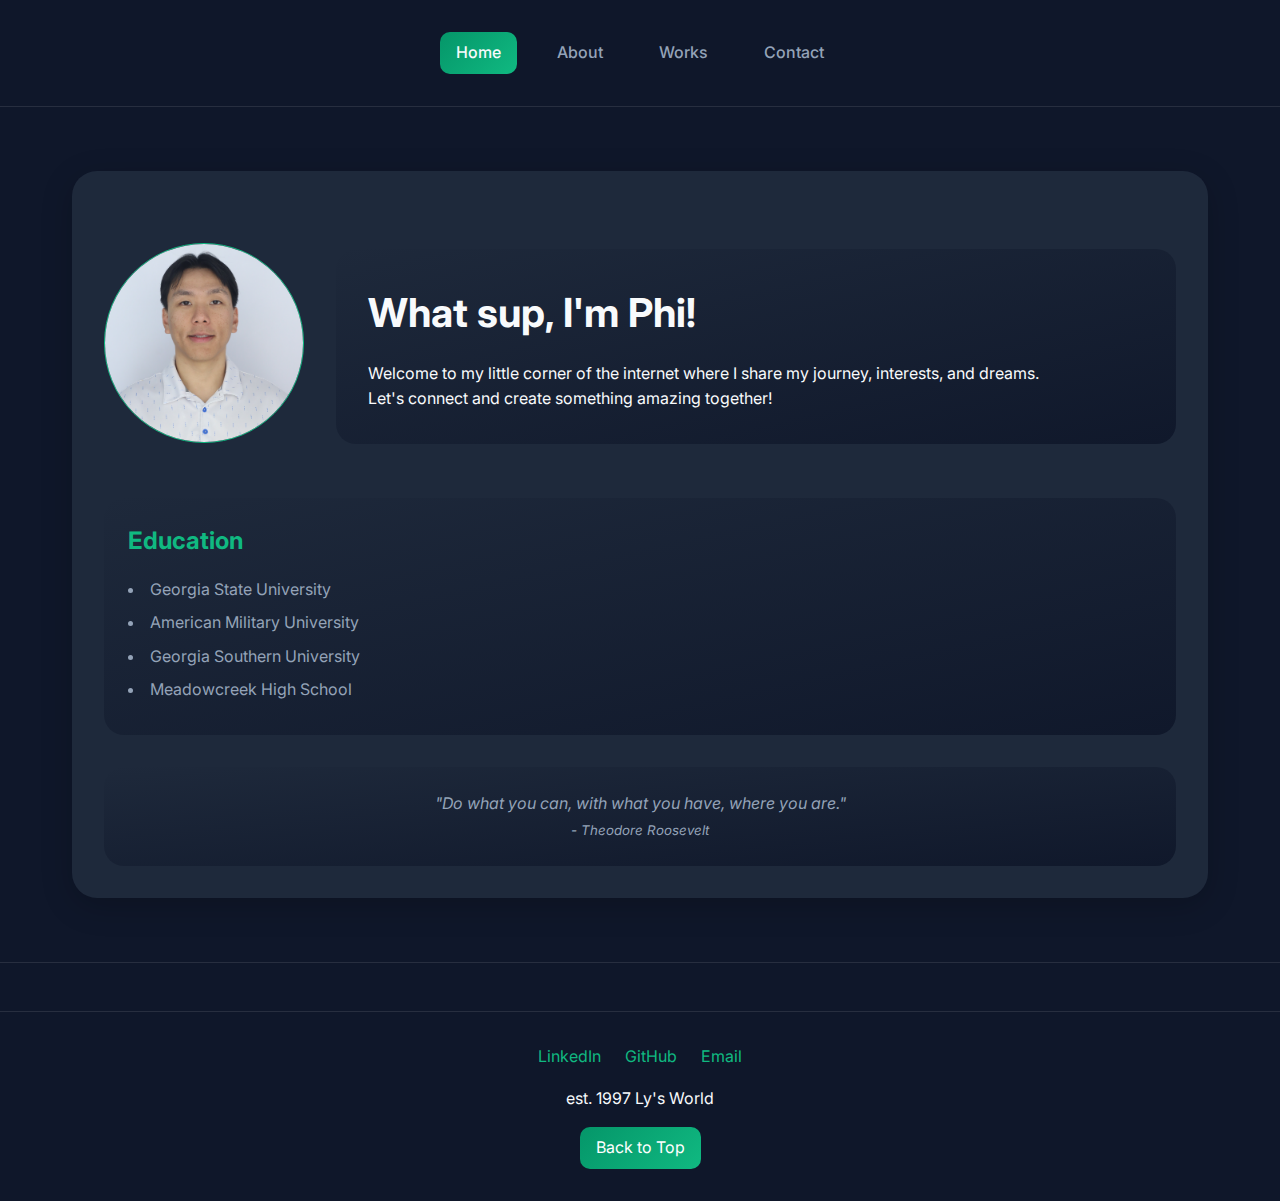
<file: index.html>
<!DOCTYPE html>
<html lang="en">

<head>
    <meta charset="UTF-8">
    <meta name="viewport" content="width=device-width, initial-scale=1.0">
    <title>Ly's World &Phi;</title>
    <link rel="stylesheet" href="styles.css">
    <link href="https://fonts.googleapis.com/css2?family=Inter:wght@400;500;700&family=Playfair+Display:wght@400;700&family=Space+Grotesk:wght@400;500;700&display=swap" rel="stylesheet">
    <link rel="prefetch" href="about.html">
    <link rel="prefetch" href="works.html">
    <link rel="prefetch" href="contact.html">
</head>

<body>
    <header class="header">
        <nav class="nav-links">
            <a href="index.html" class="active">Home</a>
            <a href="about.html">About</a>
            <a href="works.html">Works</a>
            <a href="contact.html">Contact</a>
        </nav>
    </header>
    <div class="hero-section">
        <div class="main-container">
            <div class="container">
                <div class="profile-section">
                    
                    <div class="image-placeholder">
                        <img src="headshot2.png" alt="Phi's Profile Picture">
                    </div>
                    <div class="bio">
                        <h1>What sup, I'm Phi! </h1>
                        <p>Welcome to my little corner of the internet where I share my journey, interests, and dreams.</p>
                        <p>Let's connect and create something amazing together!</p>
                    </div>
                </div>
                
                <div class="content-grid">
                    
                    
                    <div class="content-section">
                        <h2>Education</h2>
                        <ul>
                            <li>Georgia State University</li>
                            <li>American Military University</li>
                            <li>Georgia Southern University</li>
                            <li>Meadowcreek High School</li>
                        </ul>
                    </div>
                   
                    
                </div>
                <div class="quote">
                    "Do what you can, with what you have, where you are." 
                    <br>
                    <small>- Theodore Roosevelt</small>
                </div>
            </div>
        </div>
    </div>

    <div class="section-divider"></div>

    <footer class="footer">
        <div class="footer-links">
            <a href="#">LinkedIn</a>
            <a href="#">GitHub</a>
            <a href="#">Email</a>
        </div>
        <p>est. 1997 Ly's World</p>
        <a href="#" class="back-to-top">Back to Top</a>
    </footer>
    <script src="script.js"></script>
</body>

</html>
</file>
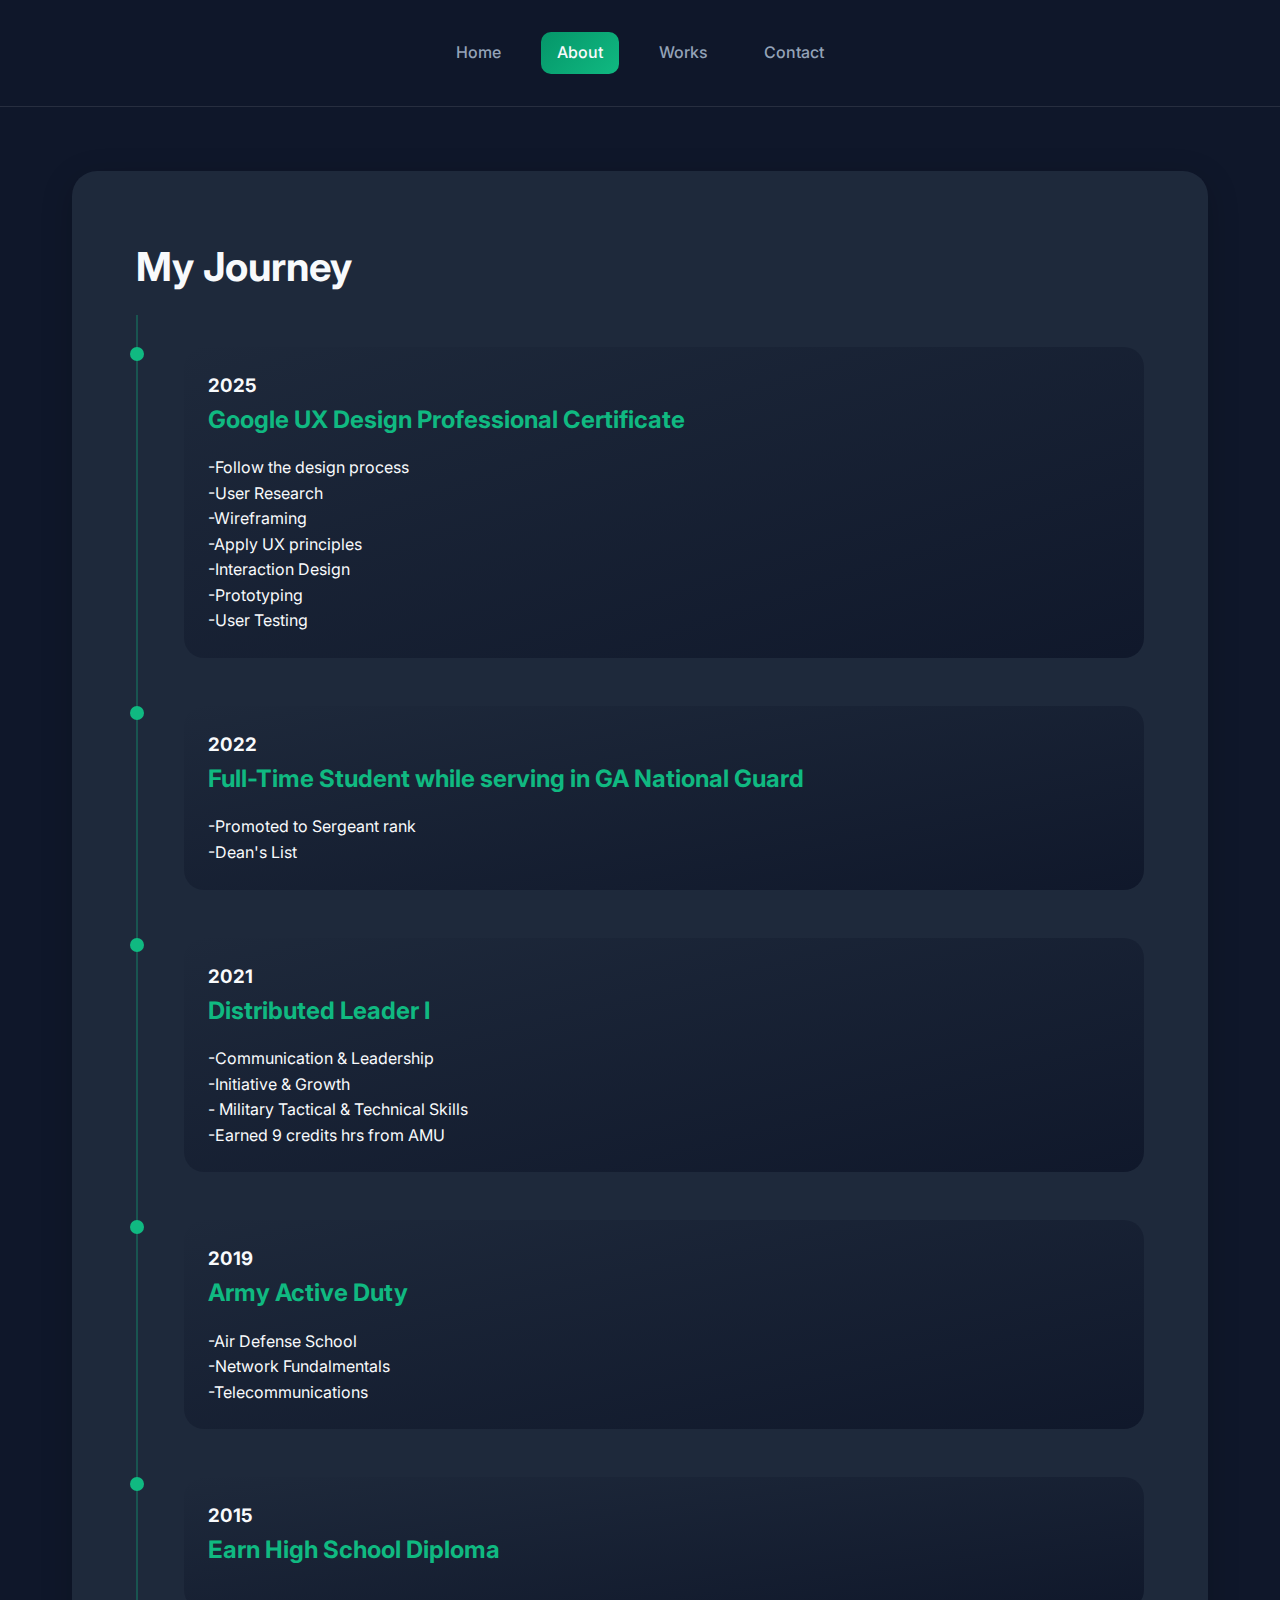
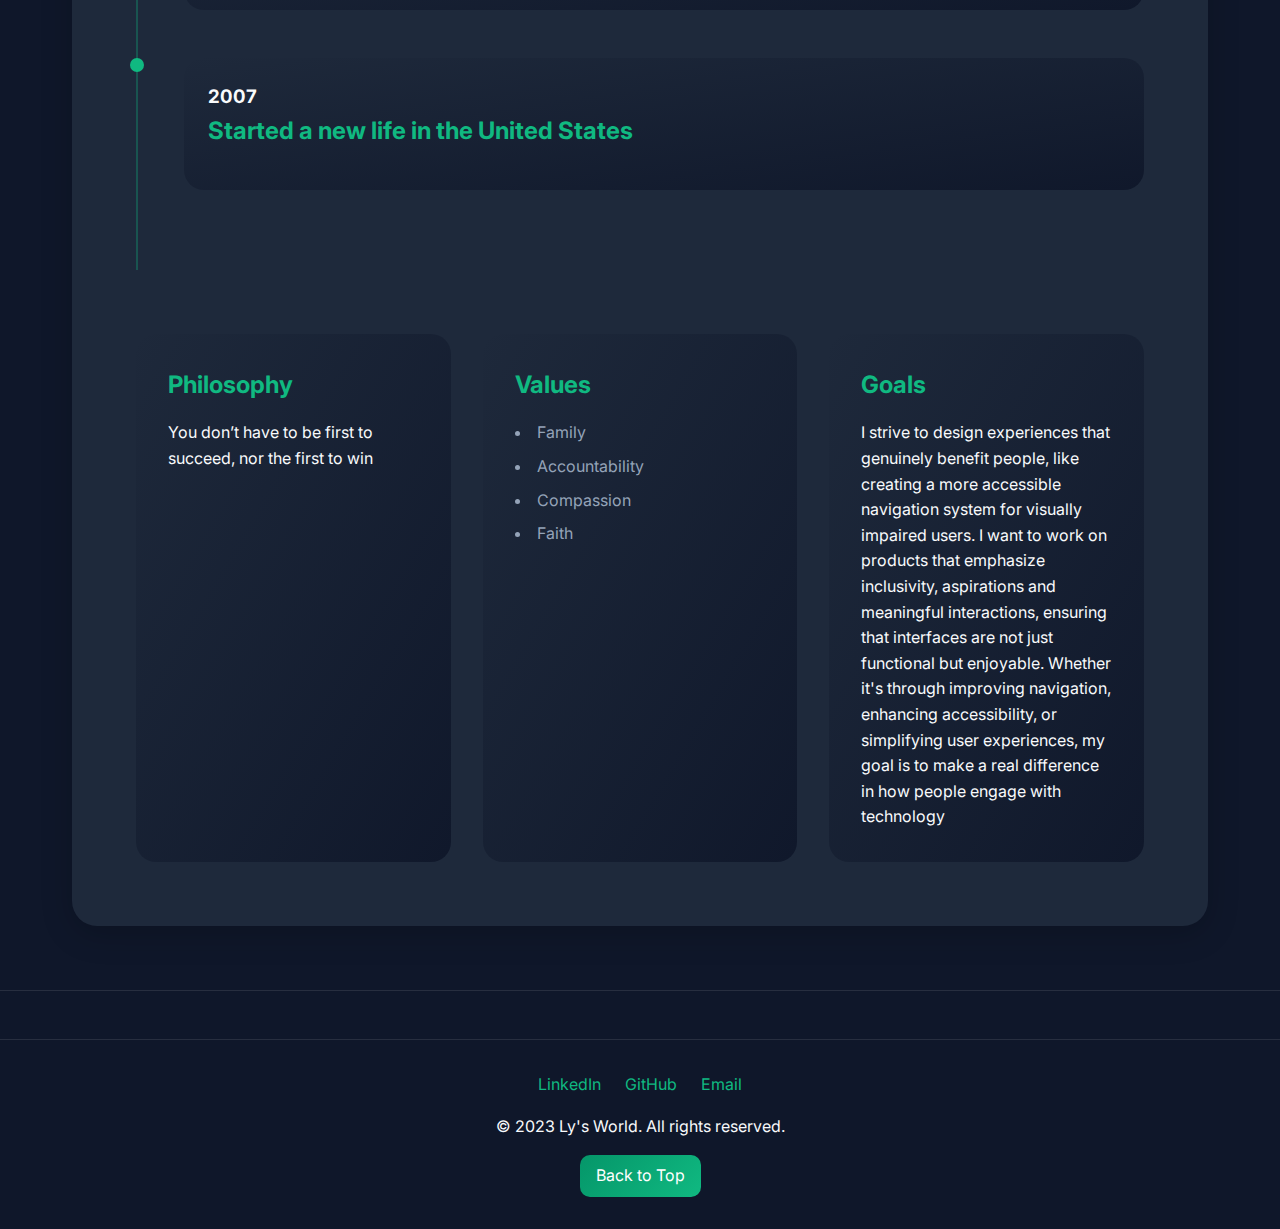
<file: about.html>
<!DOCTYPE html>
<html lang="en">
<head>
    <meta charset="UTF-8">
    <meta name="viewport" content="width=device-width, initial-scale=1.0">
    <title>About Me &Phi;</title>
    <link rel="stylesheet" href="styles.css">
    <link href="https://fonts.googleapis.com/css2?family=Inter:wght@400;500;700&display=swap" rel="stylesheet">
    <link rel="prefetch" href="index.html">
    <link rel="prefetch" href="works.html">
    <link rel="prefetch" href="contact.html">
</head>
<body>
    <header class="header">
        <nav class="nav-links">
            <a href="homepage.html">Home</a>
            <a href="about.html" class="active">About</a>
            <a href="works.html">Works</a>
            <a href="contact.html">Contact</a>
        </nav>
    </header>

    <div class="main-container">
        <div class="container">
            <!-- Timeline Section -->
            <div class="timeline-section">
                <h1>My Journey</h1>
                <div class="timeline">
                    <div class="timeline-item">
                        <div class="timeline-dot"></div>
                        <div class="timeline-content">
                            <h3>2025</h3>
                            <h2>Google UX Design Professional Certificate</h2>
                            <p>-Follow the design process</p>
                            <p>-User Research</p>
                            <p>-Wireframing</p>
                            <p>-Apply UX principles</p>
                            <p>-Interaction Design</p>
                            <p>-Prototyping</p>
                            <p>-User Testing</p>
                        </div>
                    </div>
                    <div class="timeline-item">
                        <div class="timeline-dot"></div>
                        <div class="timeline-content">
                            <h3>2022</h3>
                            <h2>Full-Time Student while serving in GA National Guard</h2>
                            <p>-Promoted to Sergeant rank</p>
                            <p>-Dean's List</p>
                        </div>
                    </div>
                    <div class="timeline-item">
                        <div class="timeline-dot"></div>
                        <div class="timeline-content">
                            <h3>2021</h3>
                            <h2> Distributed Leader I</h2>
                            <p>-Communication & Leadership</p>
                            <p>-Initiative & Growth</p>
                            <p>- Military Tactical & Technical Skills</p>
                            <p>-Earned 9 credits hrs from AMU</p>
                        </div>
                    </div>
                    <div class="timeline-item">
                        <div class="timeline-dot"></div>
                        <div class="timeline-content">
                            <h3>2019</h3>
                            <h2>Army Active Duty</h2>
                            <p>-Air Defense School</p>
                            <p>-Network Fundalmentals</p>
                            <p>-Telecommunications</p>
                        </div>
                    </div>
                    <div class="timeline-item">
                        <div class="timeline-dot"></div>
                        <div class="timeline-content">
                            <h3>2015</h3>
                            <h2>Earn High School Diploma</h2>
                        </div>
                    </div>
                    <div class="timeline-item">
                        <div class="timeline-dot"></div>
                        <div class="timeline-content">
                            <h3>2007</h3>
                            <h2>Started a new life in the United States</h2>     
                        </div>
                    </div>
                    <!-- Add more timeline items -->
                </div>
            </div>

            <!-- About Me Grid -->
            <div class="about-grid">
                <div class="about-section">
                    <h2>Philosophy</h2>     
                    <p>You don’t have to be first to succeed, nor the first to win</p>
                </div>
                <div class="about-section">
                    <h2>Values</h2>
                    <ul>
                        <li>Family</li>
                        <li>Accountability</li>
                        <li>Compassion</li>
                        <li>Faith</li>
                    </ul>
                </div>
                <div class="about-section">
                    <h2>Goals</h2>
                    <p>I strive to design experiences that genuinely benefit people, like creating a more accessible navigation system for visually impaired users. I want to work on products 
                        that emphasize inclusivity, aspirations and meaningful interactions, ensuring that interfaces are not just functional but enjoyable. Whether it's through improving navigation, enhancing accessibility, or simplifying user experiences, 
                        my goal is to make a real difference in how people engage with technology
                    </p>
                </div>
            </div>
        </div>
    </div>

    <div class="section-divider"></div>

    <footer class="footer">
        <div class="footer-links">
            <a href="#">LinkedIn</a>
            <a href="#">GitHub</a>
            <a href="#">Email</a>
        </div>
        <p>&copy; 2023 Ly's World. All rights reserved.</p>
        <a href="#" class="back-to-top">Back to Top</a>
    </footer>
</body>
</html>
</file>
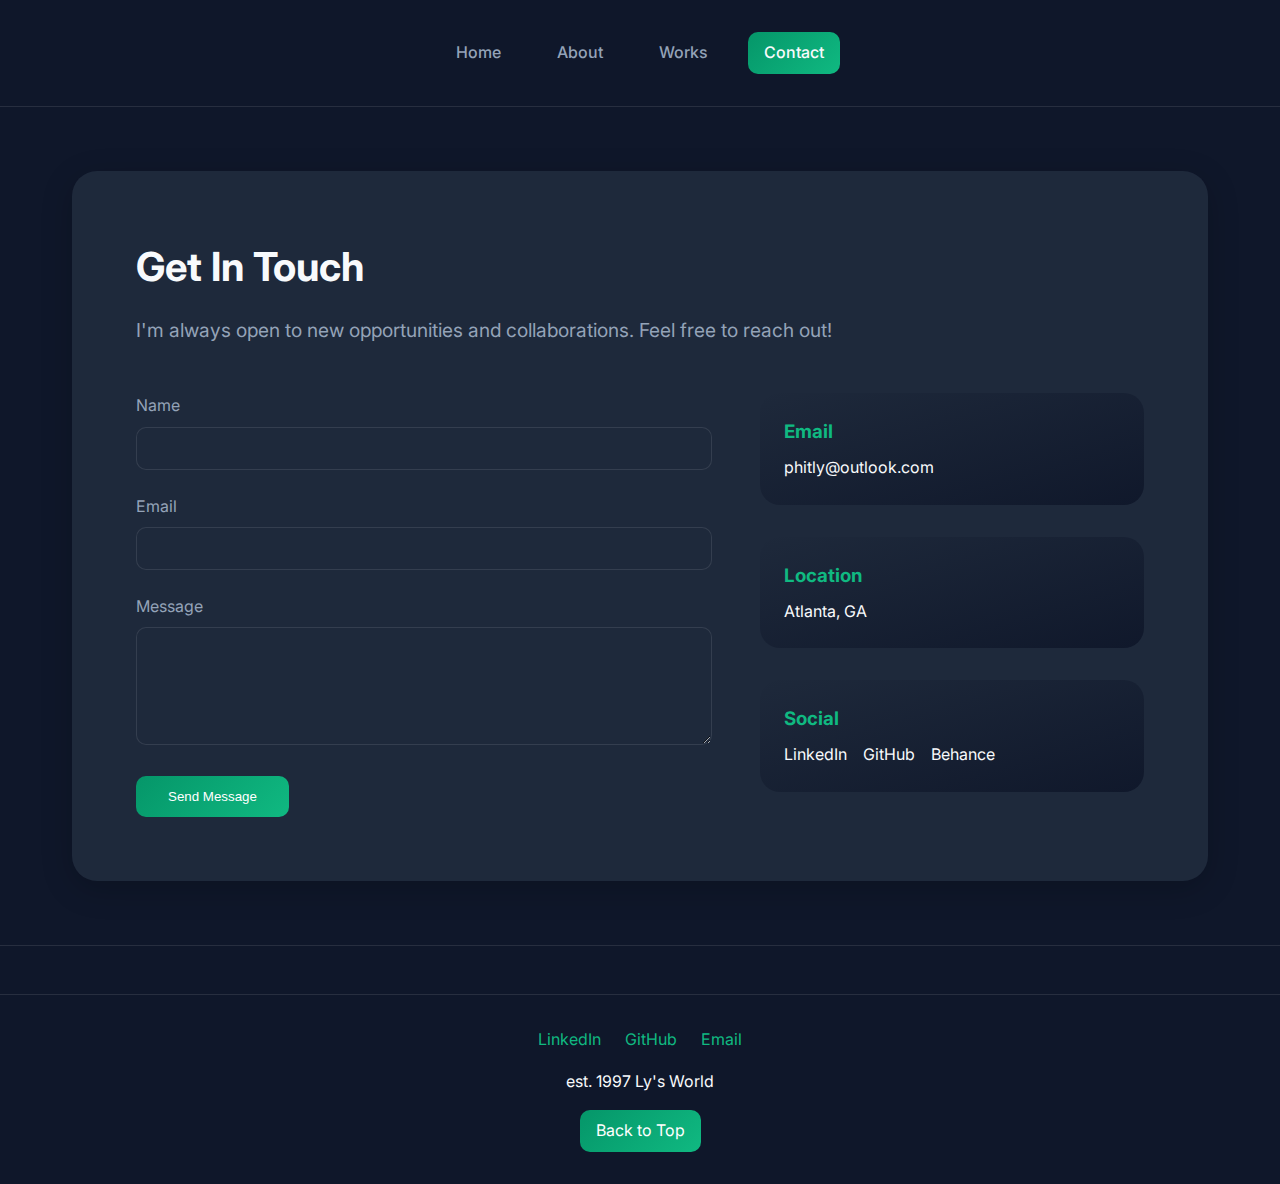
<file: contact.html>
<!DOCTYPE html>
<html lang="en">
<head>
    <meta charset="UTF-8">
    <meta name="viewport" content="width=device-width, initial-scale=1.0">
    <title>Contact &Phi;</title>
    <link rel="stylesheet" href="styles.css">
    <link href="https://fonts.googleapis.com/css2?family=Inter:wght@400;500;700&display=swap" rel="stylesheet">
    <link rel="prefetch" href="index.html">
    <link rel="prefetch" href="about.html">
    <link rel="prefetch" href="works.html">
</head>
<body>
    <header class="header">
        <nav class="nav-links">
            <a href="homepage.html">Home</a>
            <a href="about.html">About</a>
            <a href="works.html">Works</a>
            <a href="contact.html" class="active">Contact</a>
        </nav>
    </header>

    <div class="main-container">
        <div class="container">
            <div class="contact-section">
                <h1>Get In Touch</h1>
                <p class="contact-intro">I'm always open to new opportunities and collaborations. Feel free to reach out!</p>
                
                <div class="contact-grid">
                    <!-- Contact Form -->
                    <div class="contact-form">
                        <form>
                            <div class="form-group">
                                <label for="name">Name</label>
                                <input type="text" id="name" name="name" required>
                            </div>
                            <div class="form-group">
                                <label for="email">Email</label>
                                <input type="email" id="email" name="email" required>
                            </div>
                            <div class="form-group">
                                <label for="message">Message</label>
                                <textarea id="message" name="message" rows="6" required></textarea>
                            </div>
                            <button type="submit" class="submit-btn">Send Message</button>
                        </form>
                    </div>

                    <!-- Contact Info -->
                    <div class="contact-info">
                        <div class="info-card">
                            <h3>Email</h3>
                            <p><a href="mailto:phitly@outlook.com">phitly@outlook.com</a></p>                            
                        </div>
                        <div class="info-card">
                            <h3>Location</h3>
                            <p>Atlanta, GA</p>
                        </div>
                        <div class="info-card">
                            <h3>Social</h3>
                            <div class="social-links">
                                <a href="https://www.linkedin.com/in/phi-ly-717506287/" class="social-link">LinkedIn</a>
                                <a href="https://github.com/phitly" class="social-link">GitHub</a>
                                <a href="https://www.behance.net/phily2" class="social-link">Behance</a>
                            </div>
                        </div>
                    </div>
                </div>
            </div>
        </div>
    </div>

    <div class="section-divider"></div>

    <footer class="footer">
        <div class="footer-links">
            <a href="#">LinkedIn</a>
            <a href="#">GitHub</a>
            <a href="#">Email</a>
        </div>
        <p> est. 1997 Ly's World</p>
        <a href="#" class="back-to-top">Back to Top</a>
    </footer>
</body>
</html>
</file>
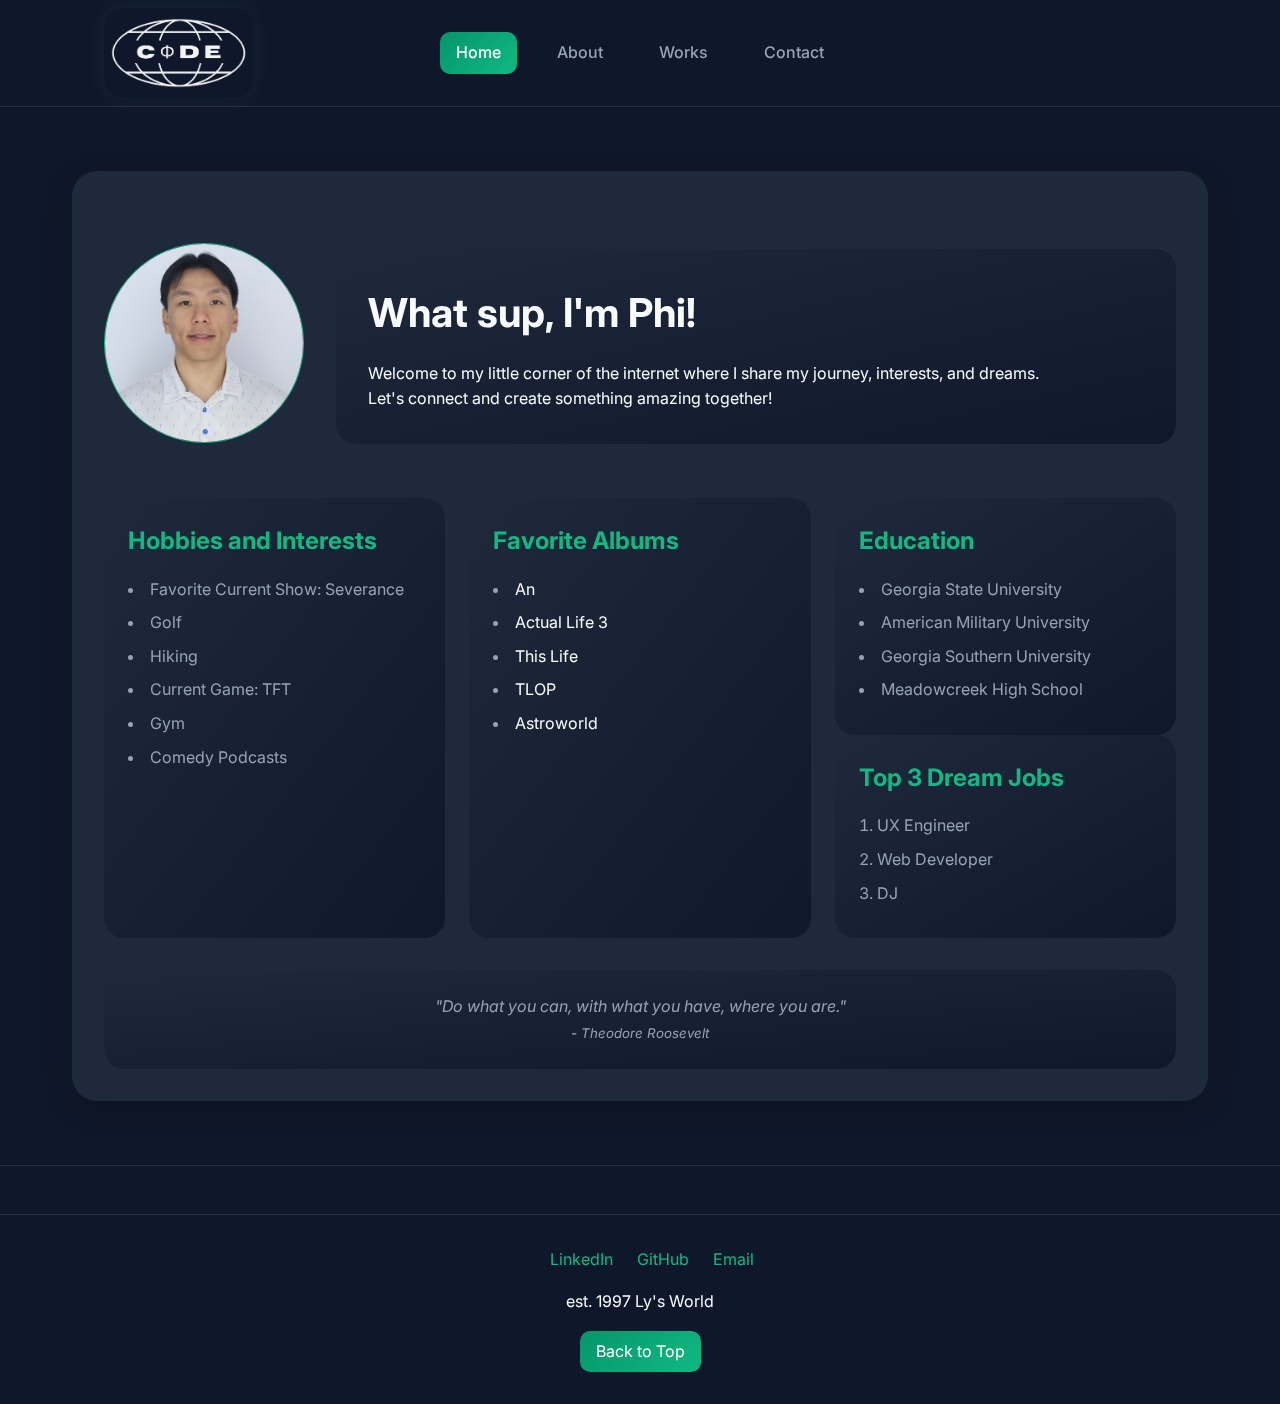
<file: homepage.html>
<!DOCTYPE html>
<html lang="en">

<head>
    <meta charset="UTF-8">
    <meta name="viewport" content="width=device-width, initial-scale=1.0">
    <title>Ly's World &Phi;</title>
    <link rel="stylesheet" href="styles.css">
    <link href="https://fonts.googleapis.com/css2?family=Inter:wght@400;500;700&family=Playfair+Display:wght@400;700&family=Space+Grotesk:wght@400;500;700&display=swap" rel="stylesheet">
    <link rel="prefetch" href="about.html">
    <link rel="prefetch" href="works.html">
    <link rel="prefetch" href="contact.html">
</head>

<body>
    <header class="header">
        <nav class="nav-links">
            <a href="homepage.html" class="active">Home</a>
            <a href="about.html">About</a>
            <a href="works.html">Works</a>
            <a href="contact.html">Contact</a>
        </nav>
    </header>
    <div class="hero-section">
        <div class="main-container">
            <div class="container">
                <div class="profile-section">
                    <div class="logo-container">
                        <img src="logo2.png.png" alt="CODE Logo" class="site-logo">
                    </div>
                    <div class="image-placeholder">
                        <img src="headshot2.png" alt="Phi's Profile Picture">
                    </div>
                    <div class="bio">
                        <h1>What sup, I'm Phi! </h1>
                        <p>Welcome to my little corner of the internet where I share my journey, interests, and dreams.</p>
                        <p>Let's connect and create something amazing together!</p>
                    </div>
                </div>
                
                <div class="content-grid">
                    <div class="content-section">
                        <h2>Hobbies and Interests</h2>
                        <ul>
                            <li>Favorite Current Show: Severance</li>
                            <li>Golf</li>
                            <li>Hiking</li>
                            <li>Current Game: TFT</li>
                            <li>Gym</li>
                            <li>Comedy Podcasts</li>
                        </ul>
                    </div>
                    <div class="content-section">
                        <h2>Favorite Albums</h2>
                        <ul>
                            <li><a href="https://www.youtube.com/watch?v=I9XXCvvAc4A&t=555s">An</a></li>
                            <li><a href="https://www.youtube.com/watch?v=ARYM9ebZ6r8&list=PLlAz0EOC2qClB2rtTkuxrzxdG-Y2GI4AG&index=6">Actual Life 3</a></li>
                            <li><a href="https://www.youtube.com/watch?v=OWqhpvQWSLM&list=PLS-sXKHO2mpQkTLryLjpUvaOt-hIQg48z&index=10">This Life</a></li>
                            <li><a href="https://www.youtube.com/watch?v=6oHdAA3AqnE&list=PLzMq4yH_FvVac_1R0DMcMkcwnJ1-hFx6b">TLOP</li>
                            <li><a href="https://www.youtube.com/watch?v=2-ZPWON1bbs&list=PLYAU2a4YDhEEO24IF3bwGYfZgeso1HQBA&index=4">Astroworld</li>
                        </ul>
                    </div>
                    <div class="content-section">
                        <h2>Education</h2>
                        <ul>
                            <li>Georgia State University</li>
                            <li>American Military University</li>
                            <li>Georgia Southern University</li>
                            <li>Meadowcreek High School</li>
                        </ul>
                    </div>
                    <div class="content-section">
                        <h2>Top 3 Dream Jobs</h2>
                        <ol>
                            <li>UX Engineer</li>
                            <li>Web Developer</li>
                            <li>DJ</li>
                        </ol>
                    </div>
                    
                </div>
                <div class="quote">
                    "Do what you can, with what you have, where you are." 
                    <br>
                    <small>- Theodore Roosevelt</small>
                </div>
            </div>
        </div>
    </div>

    <div class="section-divider"></div>

    <footer class="footer">
        <div class="footer-links">
            <a href="#">LinkedIn</a>
            <a href="#">GitHub</a>
            <a href="#">Email</a>
        </div>
        <p>est. 1997 Ly's World</p>
        <a href="#" class="back-to-top">Back to Top</a>
    </footer>
</body>

</html>
</file>
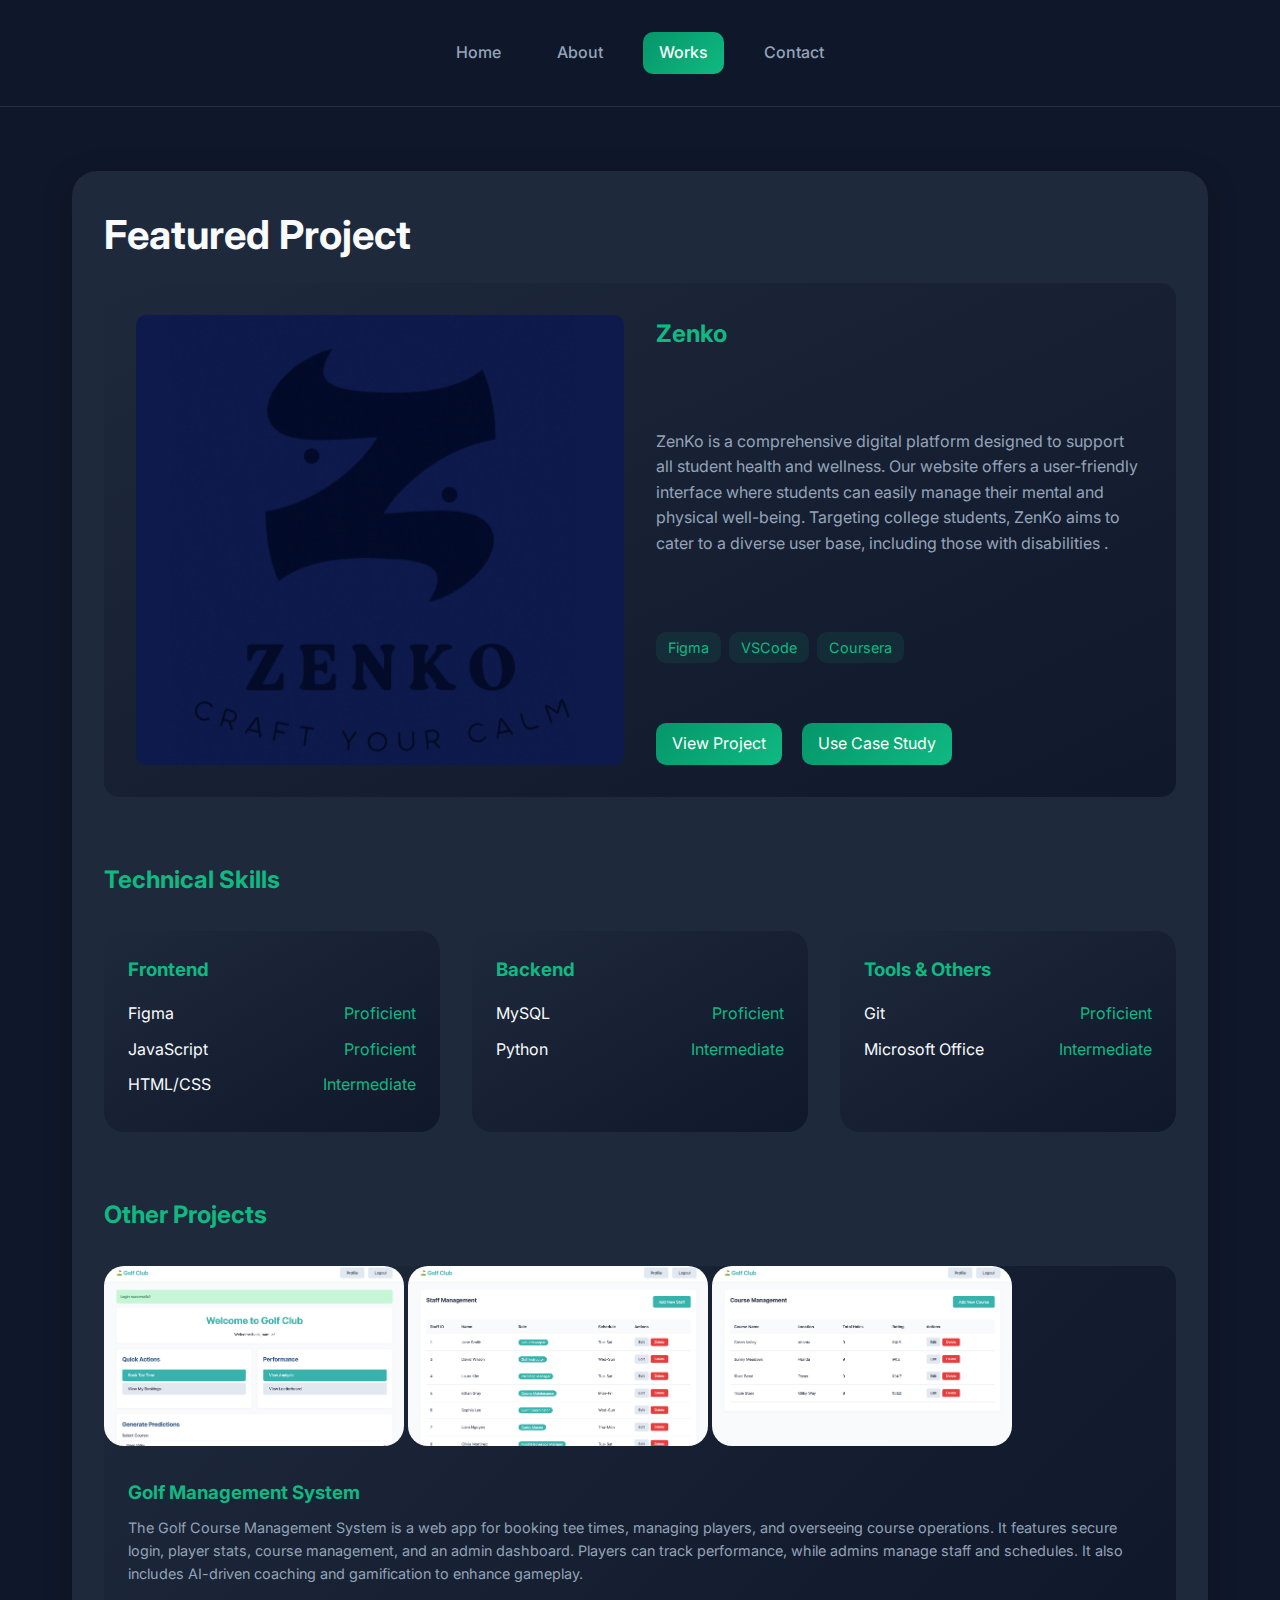
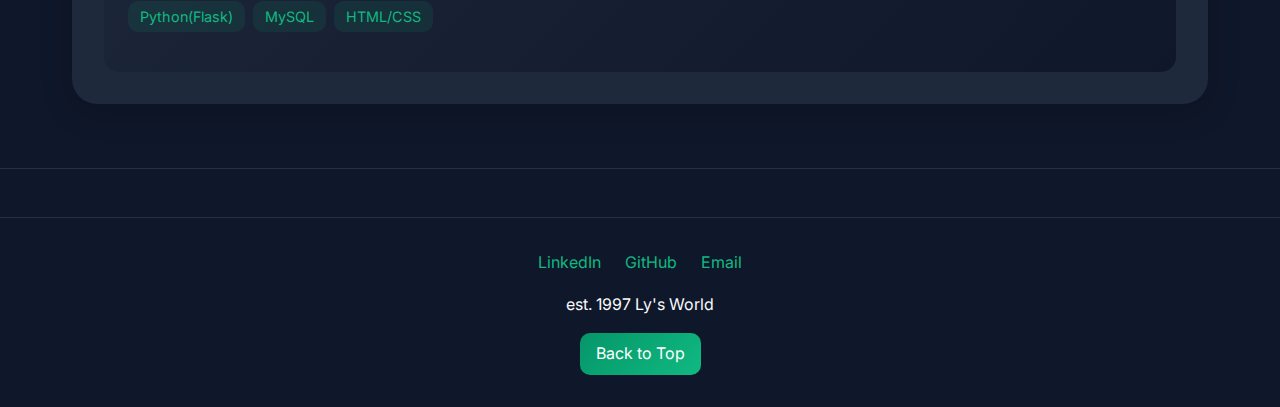
<file: works.html>
<!DOCTYPE html>
<html lang="en">
<head>
    <meta charset="UTF-8">
    <meta name="viewport" content="width=device-width, initial-scale=1.0">
    <title>Works &Phi;</title>
    <link rel="stylesheet" href="styles.css">
    <link href="https://fonts.googleapis.com/css2?family=Inter:wght@400;500;700&display=swap" rel="stylesheet">
    <!-- Add prefetch links -->
    <link rel="prefetch" href="index.html">
    <link rel="prefetch" href="about.html">
    <link rel="prefetch" href="contact.html">
</head>
<body>
    <header class="header">
        <nav class="nav-links">
            <a href="index.html">Home</a>
            <a href="about.html">About</a>
            <a href="works.html" class="active">Works</a>
            <a href="contact.html">Contact</a>
        </nav>
    </header>

    <div class="main-container">
        <div class="container">
            <!-- Featured Project -->
            <div class="featured-project">
                <h1>Featured Project</h1>
                <div class="featured-content">
                    <img src="zenko.png" alt="Featured Project">
                    <div class="featured-info">
                        <h2>Zenko</h2>
                        <p class="project-description">ZenKo is a comprehensive digital platform designed to support all student health and wellness. Our website offers a user-friendly interface where students can easily manage their mental and physical well-being.
                            Targeting college students, ZenKo aims to cater to a diverse user base, including those with disabilities 
                            .</p>
                        <div class="tech-stack">
                            <span class="tech-tag">Figma</span>
                            <span class="tech-tag">VSCode</span>
                            <span class="tech-tag">Coursera</span>
                        </div>
                        <div class="project-links">
                            <a href="https://www.figma.com/proto/jjRBvCJqi5eaMPaokXB1Rz/ZenKo-lofi-wireframe?node-id=95-366&t=vhmss7uDUhZruTKy-1" class="project-link">View Project</a>
                            <a href="zenko.pptx.pdf" class="project-link">Use Case Study</a>
                        </div>
                    </div>
                </div>
            </div>

            <!-- Skills Section -->
            <div class="skills-container">
                <h2>Technical Skills</h2>
                <div class="skills-grid">
                    <div class="skill-category">
                        <h3>Frontend</h3>
                        <div class="skill-item">
                            <span>Figma</span>
                            <span class="skill-level">Proficient</span>
                        </div>
                        <div class="skill-item">
                            <span>JavaScript</span>
                            <span class="skill-level">Proficient</span>
                        </div>
                        <div class="skill-item">
                            <span>HTML/CSS</span>
                            <span class="skill-level">Intermediate</span>
                        </div>
                    </div>
                    <div class="skill-category">
                        <h3>Backend</h3>
                        <div class="skill-item">
                            <span>MySQL</span>
                            <span class="skill-level">Proficient</span>
                        </div>
                        <div class="skill-item">
                            <span>Python</span>
                            <span class="skill-level">Intermediate</span>
                        </div>
                    </div>
                    <div class="skill-category">
                        <h3>Tools & Others</h3>
                        <div class="skill-item">
                            <span>Git</span>
                            <span class="skill-level">Proficient</span>
                        </div>
                        <div class="skill-item">
                            <span>Microsoft Office</span>
                            <span class="skill-level">Intermediate</span>
                        </div>
                    </div>
                </div>
            </div>

            <!-- Other Projects Grid -->
            <div class="projects-section">
                <h2>Other Projects</h2>
                <div class="project-grid">
                    <div class="project-card">
                        <a href="golf.png" target="_blank"><img src="golf.png" alt="Golf Project 1"></a>
                        <a href="golf2.png" target="_blank"><img src="golf2.png" alt="Golf Project 2"></a>
                        <a href="golf3.png" target="_blank"><img src="golf3.png" alt="Golf Project 3"></a>
                        <div class="project-info">
                            <h3>Golf Management System</h3>
                            <p>The Golf Course Management System is a web app for booking tee times, managing players, and overseeing course operations. It features secure login, player stats, course management, and an admin dashboard. Players can track performance, while admins manage staff and schedules. It also includes AI-driven coaching and gamification to enhance gameplay.</p>
                            <div class="tech-stack">
                                <span class="tech-tag">Python(Flask)</span>
                                <span class="tech-tag">MySQL</span>
                                <span class="tech-tag">HTML/CSS</span>
                            </div>
                        </div>
                    </div>
                    <!-- Add more project cards as needed -->
                </div>
            </div>
        </div>
    </div>

    <div class="section-divider"></div>

    <footer class="footer">
        <div class="footer-links">
            <a href="#">LinkedIn</a>
            <a href="#">GitHub</a>
            <a href="#">Email</a>
        </div>
        <p>est. 1997 Ly's World</p>
        <a href="#" class="back-to-top">Back to Top</a>
    </footer>
</body>
</html>
</file>
<file: styles.css>
/* Modern CSS Reset */
*, *::before, *::after {
    box-sizing: border-box;
    margin: 0;
    padding: 0;
  }
  
  :root {
    /* Emerald Night Theme with Enhanced Gradients */
    --primary-bg: #0F172A;
    --card-bg: #1E293B;
    --text-primary: #F8FAFC;
    --text-secondary: #94A3B8;
    --accent-color: #10B981;
    
    /* Multiple gradient options */
    --gradient: linear-gradient(135deg, #1E293B, #0F172A);
    --gradient-accent: linear-gradient(135deg, #059669, #10B981);
    --gradient-hover: linear-gradient(135deg, #1E293B, #164E63);
    --gradient-card: linear-gradient(to right bottom, rgba(30, 41, 59, 0.9), rgba(15, 23, 42, 0.95));
    
    --transition: all 0.3s ease;
    --border-radius-lg: 25px;  /* Increased from 20px */
    --border-radius-md: 20px;  /* Increased from 15px */
    --border-radius-sm: 10px;  /* For smaller elements */
  }
  
  body {
    font-family: 'Inter', Arial, sans-serif;
    background: var(--primary-bg);
    color: var(--text-primary);
    line-height: 1.6;
    animation: fadeIn 0.3s ease-out;
    opacity: 1;
  }
  
  .main-container {
    max-width: 1200px;
    margin: 0 auto;
    padding: 2rem;
  }
  
  .container {
    background: var(--card-bg);
    border-radius: var(--border-radius-lg);
    padding: 2rem;
    box-shadow: 0 8px 32px rgba(0, 0, 0, 0.2);
  }
  
  /* Profile Section */
  .profile-section {
    position: relative;
    padding-top: 40px;
    display: flex;
    align-items: center;
    gap: 2rem;
    margin-bottom: 3rem;
    animation: fadeIn 0.8s ease-out;
  }
  
  .logo-container {
    position: absolute;
    top: -195px;
    left: -px;
    width: 150px;
    height: auto;
    z-index: 1;
    transform: none;
    
    /* Option 1: Screen blend - brighter */
    mix-blend-mode: screen;
    opacity: 0.95;

    /* Option 2: Lighter blend */
    /* mix-blend-mode: lighten;
    opacity: 0.9; */

    /* Option 3: Normal with higher opacity */
    /* mix-blend-mode: normal;
    opacity: 1; */

    /* Option 4: Luminosity with higher opacity */
    /* mix-blend-mode: luminosity;
    opacity: 0.95; */
  }
  
  .site-logo {
    width: 100%;
    height: auto;
    transition: var(--transition);
    filter: drop-shadow(0 0 10px rgba(16, 185, 129, 0.1));
    border-radius: var(--border-radius-md);
  }
  
  .site-logo:hover {
    transform: scale(1.05);
  }
  
  .image-placeholder img {
    width: 200px;
    height: 200px;
    border-radius: 50%;
    object-fit: cover;
    border: 0.5px solid var(--accent-color);
    transition: var(--transition);
  }
  
  .image-placeholder img:hover {
    transform: scale(1.05);
    animation: pulse 2s infinite ease-in-out;
  }
  
  .bio {
    flex: 1;
    background: var(--gradient-card);
    padding: 2rem;
    border-radius: var(--border-radius-md);
    transition: var(--transition);
    animation: fadeIn 1s ease-out 0.2s;
    animation-fill-mode: backwards;
    position: relative;
    overflow: hidden;
  }
  
  .bio::after {
    content: '';
    position: absolute;
    top: 0;
    left: 0;
    right: 0;
    bottom: 0;
    background: linear-gradient(45deg, transparent, rgba(16, 185, 129, 0.1), transparent);
    transform: translateX(-100%);
    transition: transform 0.6s ease;
  }
  
  .bio:hover::after {
    transform: translateX(100%);
  }
  
  /* Content Grid */
  .content-grid {
    display: grid;
    grid-template-columns: repeat(auto-fit, minmax(300px, 1fr));
    gap: 1.5rem;
  }
  
  .content-section {
    background: var(--gradient-card);
    padding: 1.5rem;
    border-radius: var(--border-radius-md);
    transition: var(--transition);
    animation: fadeIn 0.8s ease-out;
    animation-fill-mode: backwards;
  }
  
  .content-section:hover {
    background: var(--gradient-hover);
    transform: translateY(-5px);
    box-shadow: 0 5px 15px rgba(0, 0, 0, 0.3);
  }
  
  /* Add animation delay to each content section */
  .content-section:nth-child(1) { animation-delay: 0.2s; }
  .content-section:nth-child(2) { animation-delay: 0.4s; }
  .content-section:nth-child(3) { animation-delay: 0.6s; }
  .content-section:nth-child(4) { animation-delay: 0.8s; }
  .content-section:nth-child(5) { animation-delay: 1s; }
  
  /* Typography */
  h1, h2 {
    color: var(--text-primary);
    margin-bottom: 1rem;
  }
  
  h1 {
    font-size: 2.5rem;
    font-weight: 700;
  }
  
  h2 {
    font-size: 1.5rem;
    color: var(--accent-color);
  }
  
  /* Lists */
  ul, ol {
    list-style-position: inside;
    color: var(--text-secondary);
  }
  
  li {
    margin: 0.5rem 0;
    transition: var(--transition);
  }
  
  li:hover {
    color: var(--text-primary);
    transform: translateX(5px);
  }
  
  /* Links */
  a {
    color: var(--accent-color);
    text-decoration: none;
    transition: var(--transition);
    animation: slideIn 0.5s ease-out;
    animation-fill-mode: backwards;
  }
  
  a:hover {
    color: var(--text-primary);
    text-decoration: underline;
  }
  
  /* Add pulse animation to the profile image */
  .image-placeholder img:hover {
    animation: pulse 2s infinite ease-in-out;
  }
  
  /* Smooth slide-in for navigation links */
  .nav-links a:nth-child(1) { animation-delay: 0.1s; }
  .nav-links a:nth-child(2) { animation-delay: 0.2s; }
  .nav-links a:nth-child(3) { animation-delay: 0.3s; }
  .nav-links a:nth-child(4) { animation-delay: 0.4s; }
  
  /* Quote Section */
  .quote {
    margin-top: 2rem;
    padding: 1.5rem;
    background: var(--gradient-card);
    border-radius: var(--border-radius-md);
    font-style: italic;
    text-align: center;
    color: var(--text-secondary);
    animation: fadeIn 0.8s ease-out 1.2s;
    animation-fill-mode: backwards;
  }

  /* Header Section */
  .header {
    padding: 2rem 0;
    margin-bottom: 2rem;
    border-bottom: 1px solid rgba(255, 255, 255, 0.1);
  }

  .nav-links {
    display: flex;
    gap: 1.5rem;
    justify-content: center;
  }

  .nav-links a {
    color: var(--text-secondary);
    font-weight: 500;
    padding: 0.5rem 1rem;
    border-radius: var(--border-radius-sm);
  }

  .nav-links a:hover {
    color: var(--text-primary);
    background: rgba(255, 255, 255, 0.05);
  }

  .nav-links a.active {
    background: var(--gradient-accent);
    color: var(--text-primary);
    border-bottom: none;
  }

  /* Section Dividers */
  .section-divider {
    width: 100%;
    height: 1px;
    background: rgba(255, 255, 255, 0.1);
    margin: 2rem 0;
  }

  /* Footer Section */
  .footer {
    margin-top: 3rem;
    padding: 2rem 0;
    border-top: 1px solid rgba(255, 255, 255, 0.1);
    text-align: center;
    animation: fadeIn 0.8s ease-out 1.4s;
    animation-fill-mode: backwards;
  }

  .footer-links {
    display: flex;
    justify-content: center;
    gap: 1.5rem;
    margin-bottom: 1rem;
  }

  .back-to-top {
    display: inline-block;
    margin-top: 1rem;
    padding: 0.5rem 1rem;
    background: var(--gradient-accent);
    border-radius: var(--border-radius-sm);
    color: white;
    text-decoration: none;
    transition: var(--transition);
  }

  .back-to-top:hover {
    transform: translateY(-2px);
  }

  /* Skills Section */
  .skill-item {
    display: flex;
    justify-content: space-between;
    align-items: center;
    margin: 10px 0;
  }

  .skill-level {
    color: var(--accent-color);
  }

  /* Project Grid Styles */
  .project-grid {
    display: grid;
    grid-template-columns: repeat(auto-fit, minmax(280px, 1fr));
    gap: 2rem;
    margin-top: 2rem;
  }

  .project-card {
    background: var(--gradient);
    border-radius: 15px;
    overflow: hidden;
    transition: var(--transition);
  }

  .project-card:hover {
    transform: translateY(-5px);
    box-shadow: 0 5px 15px rgba(0, 0, 0, 0.3);
  }

  .project-card img {
    width: 300px;
    height: auto;
    object-fit: cover;
    border-radius: 20px;
  }

  .project-info {
    padding: 1.5rem;
  }

  .project-info h3 {
    color: var(--accent-color);
    margin-bottom: 0.5rem;
  }

  .project-info p {
    color: var(--text-secondary);
    font-size: 0.9rem;
  }

  /* Add these animation keyframes at the top of the file */
  @keyframes fadeIn {
    from { opacity: 0; }
    to { opacity: 1; }
  }

  @keyframes slideIn {
    from { transform: translateX(-20px); opacity: 0; }
    to { transform: translateX(0); opacity: 1; }
  }

  @keyframes pulse {
    0% { transform: scale(1); }
    50% { transform: scale(1.05); }
    100% { transform: scale(1); }
  }

  /* Add these new keyframes */
  @keyframes ripple {
    0% {
        box-shadow: 0 0 0 0 rgba(16, 185, 129, 0.2);
    }
    100% {
        box-shadow: 0 0 0 10px rgba(16, 185, 129, 0);
    }
  }

  @keyframes push {
    0% { transform: scale(1); }
    50% { transform: scale(0.95); }
    100% { transform: scale(1); }
  }

  /* Update nav links with ripple effect */
  .nav-links a:active {
    animation: ripple 0.6s ease-out;
  }

  /* Add push effect to back-to-top button */
  .back-to-top:active {
    animation: push 0.2s ease-in-out;
  }

  /* Timeline Styles */
  .timeline-section {
    padding: 2rem;
    animation: fadeIn 0.8s ease-out;
  }

  .timeline {
    position: relative;
    padding: 2rem 0;
  }

  .timeline::before {
    content: '';
    position: absolute;
    left: 0;
    top: 0;
    height: 100%;
    width: 2px;
    background: var(--accent-color);
    opacity: 0.3;
  }

  .timeline-item {
    position: relative;
    padding-left: 3rem;
    margin-bottom: 3rem;
    animation: slideIn 0.6s ease-out;
  }

  .timeline-dot {
    position: absolute;
    left: -6px;
    top: 0;
    width: 14px;
    height: 14px;
    border-radius: 50%;
    background: var(--accent-color);
    transition: var(--transition);
  }

  .timeline-item:hover .timeline-dot {
    transform: scale(1.2);
    box-shadow: 0 0 10px var(--accent-color);
  }

  .timeline-content {
    background: var(--gradient-card);
    padding: 1.5rem;
    border-radius: var(--border-radius-md);
    transition: var(--transition);
  }

  .timeline-content:hover {
    transform: translateX(10px);
    background: var(--gradient-hover);
  }

  /* About Grid Styles */
  .about-grid {
    display: grid;
    grid-template-columns: repeat(auto-fit, minmax(300px, 1fr));
    gap: 2rem;
    padding: 2rem;
  }

  .about-section {
    background: var(--gradient-card);
    padding: 2rem;
    border-radius: var(--border-radius-md);
    transition: var(--transition);
    animation: fadeIn 0.8s ease-out;
  }

  .about-section:hover {
    transform: translateY(-5px);
    background: var(--gradient-hover);
  }

  /* Featured Project Styles */
  .featured-project {
    margin-bottom: 4rem;
    animation: fadeIn 0.8s ease-out;
  }

  .featured-content {
    display: grid;
    grid-template-columns: 1fr 1fr;
    gap: 2rem;
    background: var(--gradient-card);
    padding: 2rem;
    border-radius: 15px;
    transition: var(--transition);
  }

  .featured-content:hover {
    transform: translateY(-5px);
    background: var(--gradient-hover);
  }

  .featured-content img {
    width: 100%;
    height: 450px;
    object-fit: cover;
    border-radius: 10px;
  }

  .featured-info {
    display: flex;
    flex-direction: column;
    justify-content: space-between;
  }

  .project-description {
    color: var(--text-secondary);
    margin: 1rem 0;
  }

  /* Tech Stack Tags */
  .tech-stack {
    display: flex;
    flex-wrap: wrap;
    gap: 0.5rem;
    margin: 1rem 0;
  }

  .tech-tag {
    background: rgba(16, 185, 129, 0.1);
    color: var(--accent-color);
    padding: 0.25rem 0.75rem;
    border-radius: var(--border-radius-sm);
    font-size: 0.9rem;
  }

  /* Project Links */
  .project-link {
    display: inline-block;
    padding: 0.5rem 1rem;
    background: var(--gradient-accent);
    color: white;
    border-radius: var(--border-radius-sm);
    margin-right: 1rem;
    transition: var(--transition);
  }

  .project-link:hover {
    transform: translateY(-2px);
    text-decoration: none;
  }

  /* Skills Grid */
  .skills-container {
    margin: 4rem 0;
  }

  .skills-grid {
    display: grid;
    grid-template-columns: repeat(auto-fit, minmax(250px, 1fr));
    gap: 2rem;
    margin-top: 2rem;
  }

  .skill-category {
    background: var(--gradient-card);
    padding: 1.5rem;
    border-radius: var(--border-radius-md);
    transition: var(--transition);
  }

  .skill-category:hover {
    transform: translateY(-5px);
    background: var(--gradient-hover);
  }

  .skill-category h3 {
    color: var(--accent-color);
    margin-bottom: 1rem;
  }

  /* Contact Page Styles */
  .contact-section {
    padding: 2rem;
    animation: fadeIn 0.8s ease-out;
  }

  .contact-intro {
    color: var(--text-secondary);
    margin-bottom: 3rem;
    font-size: 1.2rem;
  }

  .contact-grid {
    display: grid;
    grid-template-columns: 3fr 2fr;
    gap: 3rem;
  }

  /* Form Styles */
  .form-group {
    margin-bottom: 1.5rem;
  }

  .form-group label {
    display: block;
    margin-bottom: 0.5rem;
    color: var(--text-secondary);
  }

  .form-group input,
  .form-group textarea {
    width: 100%;
    padding: 0.8rem;
    background: var(--card-bg);
    border: 1px solid rgba(255, 255, 255, 0.1);
    border-radius: var(--border-radius-sm);
    color: var(--text-primary);
    transition: var(--transition);
  }

  .form-group input:focus,
  .form-group textarea:focus {
    outline: none;
    border-color: var(--accent-color);
    box-shadow: 0 0 0 2px rgba(16, 185, 129, 0.1);
  }

  .submit-btn {
    background: var(--gradient-accent);
    color: white;
    border: none;
    padding: 0.8rem 2rem;
    border-radius: var(--border-radius-sm);
    cursor: pointer;
    transition: var(--transition);
  }

  .submit-btn:hover {
    transform: translateY(-2px);
  }

  .submit-btn:active {
    animation: push 0.2s ease-in-out;
  }

  /* Contact Info Styles */
  .contact-info {
    display: flex;
    flex-direction: column;
    gap: 2rem;
  }

  .info-card {
    background: var(--gradient-card);
    padding: 1.5rem;
    border-radius: var(--border-radius-md);
    transition: var(--transition);
  }

  .info-card:hover {
    transform: translateY(-5px);
    background: var(--gradient-hover);
  }

  .info-card h3 {
    color: var(--accent-color);
    margin-bottom: 0.5rem;
  }

  .info-card a {
    color: var(--text-primary);
    text-decoration: none;
  }

  .info-card a:hover {
    color: var(--accent-color);
  }

  .social-links {
    display: flex;
    gap: 1rem;
  }

  .social-link {
    color: var(--text-primary);
    transition: var(--transition);
  }

  .social-link:hover {
    color: var(--accent-color);
  }

  /* Responsive Design */
  @media (max-width: 768px) {
    .contact-grid {
        grid-template-columns: 1fr;
    }
  }

  .content-section a {
    color: var(--text-primary);  /* Makes links white by default */
    text-decoration: none;
    transition: var(--transition);
  }

  .content-section a:hover {
    color: var(--accent-color);  /* Changes to green on hover */
  }
</file>
